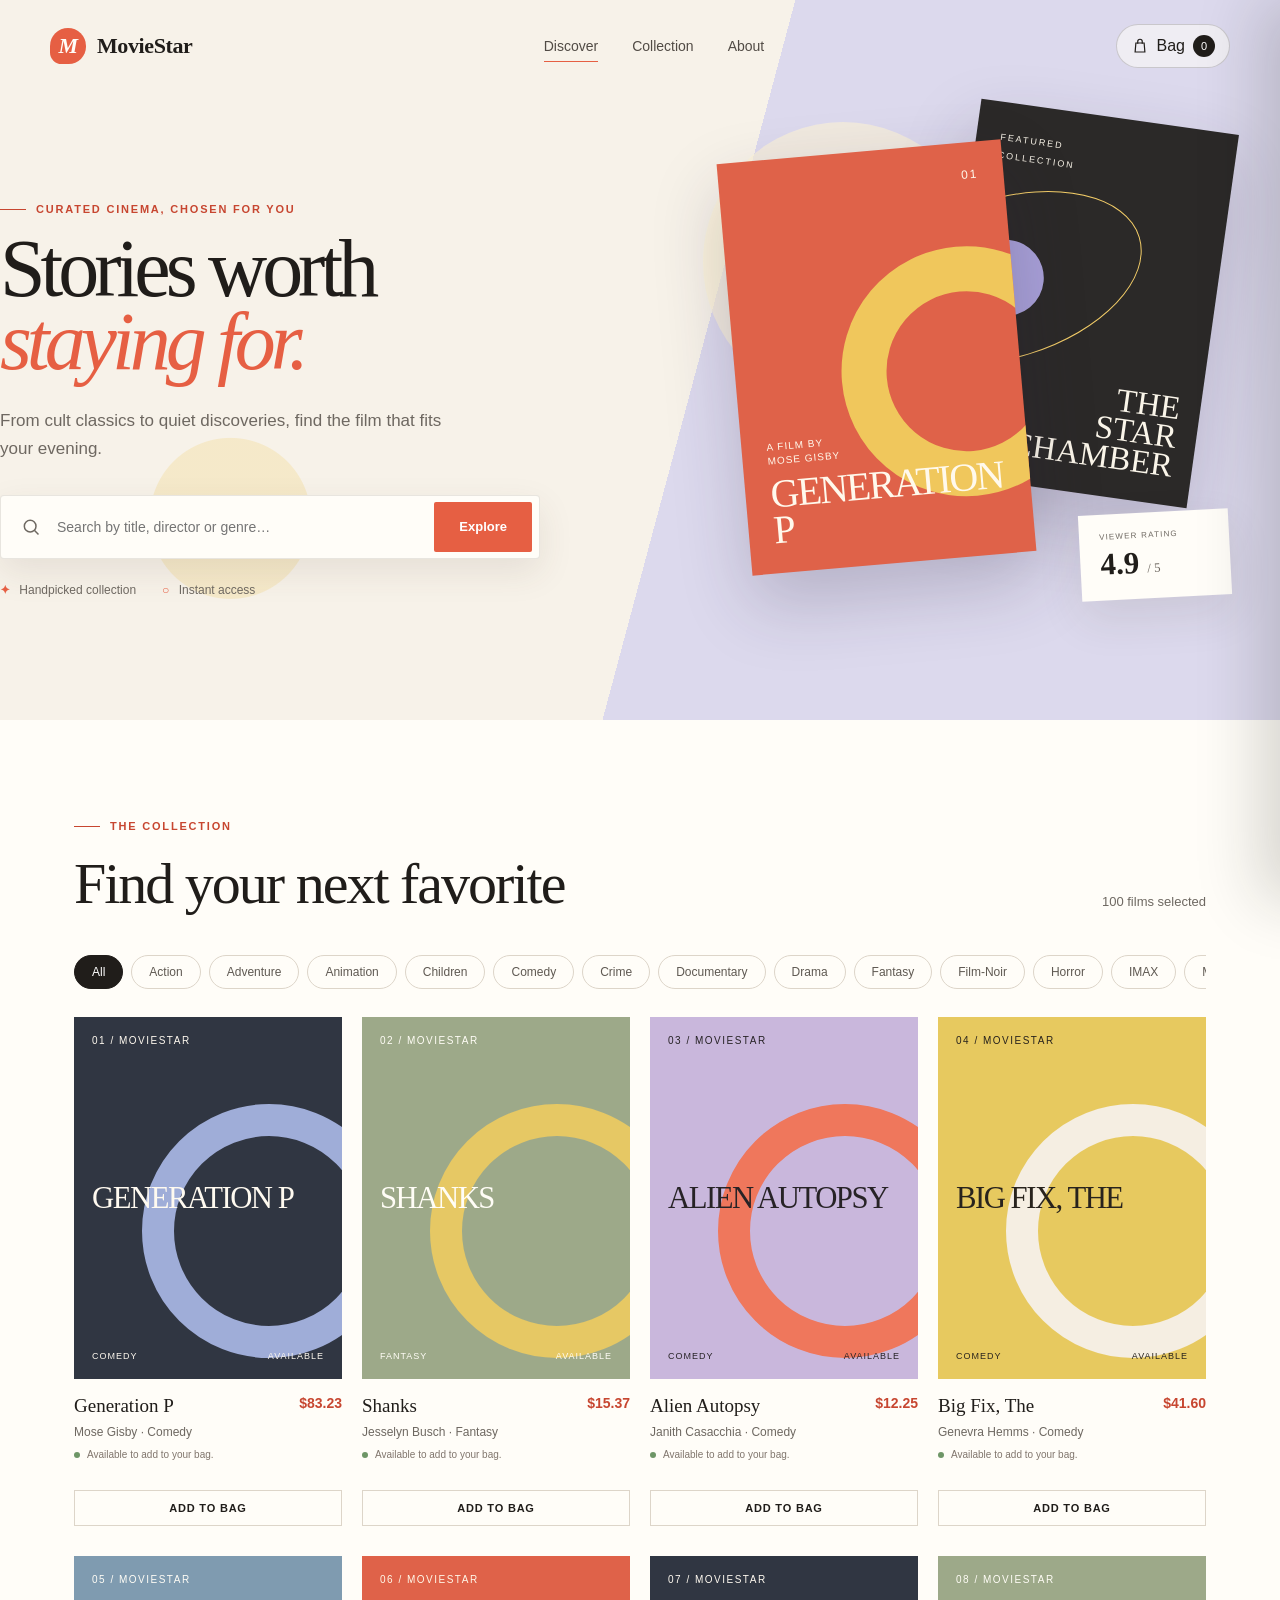
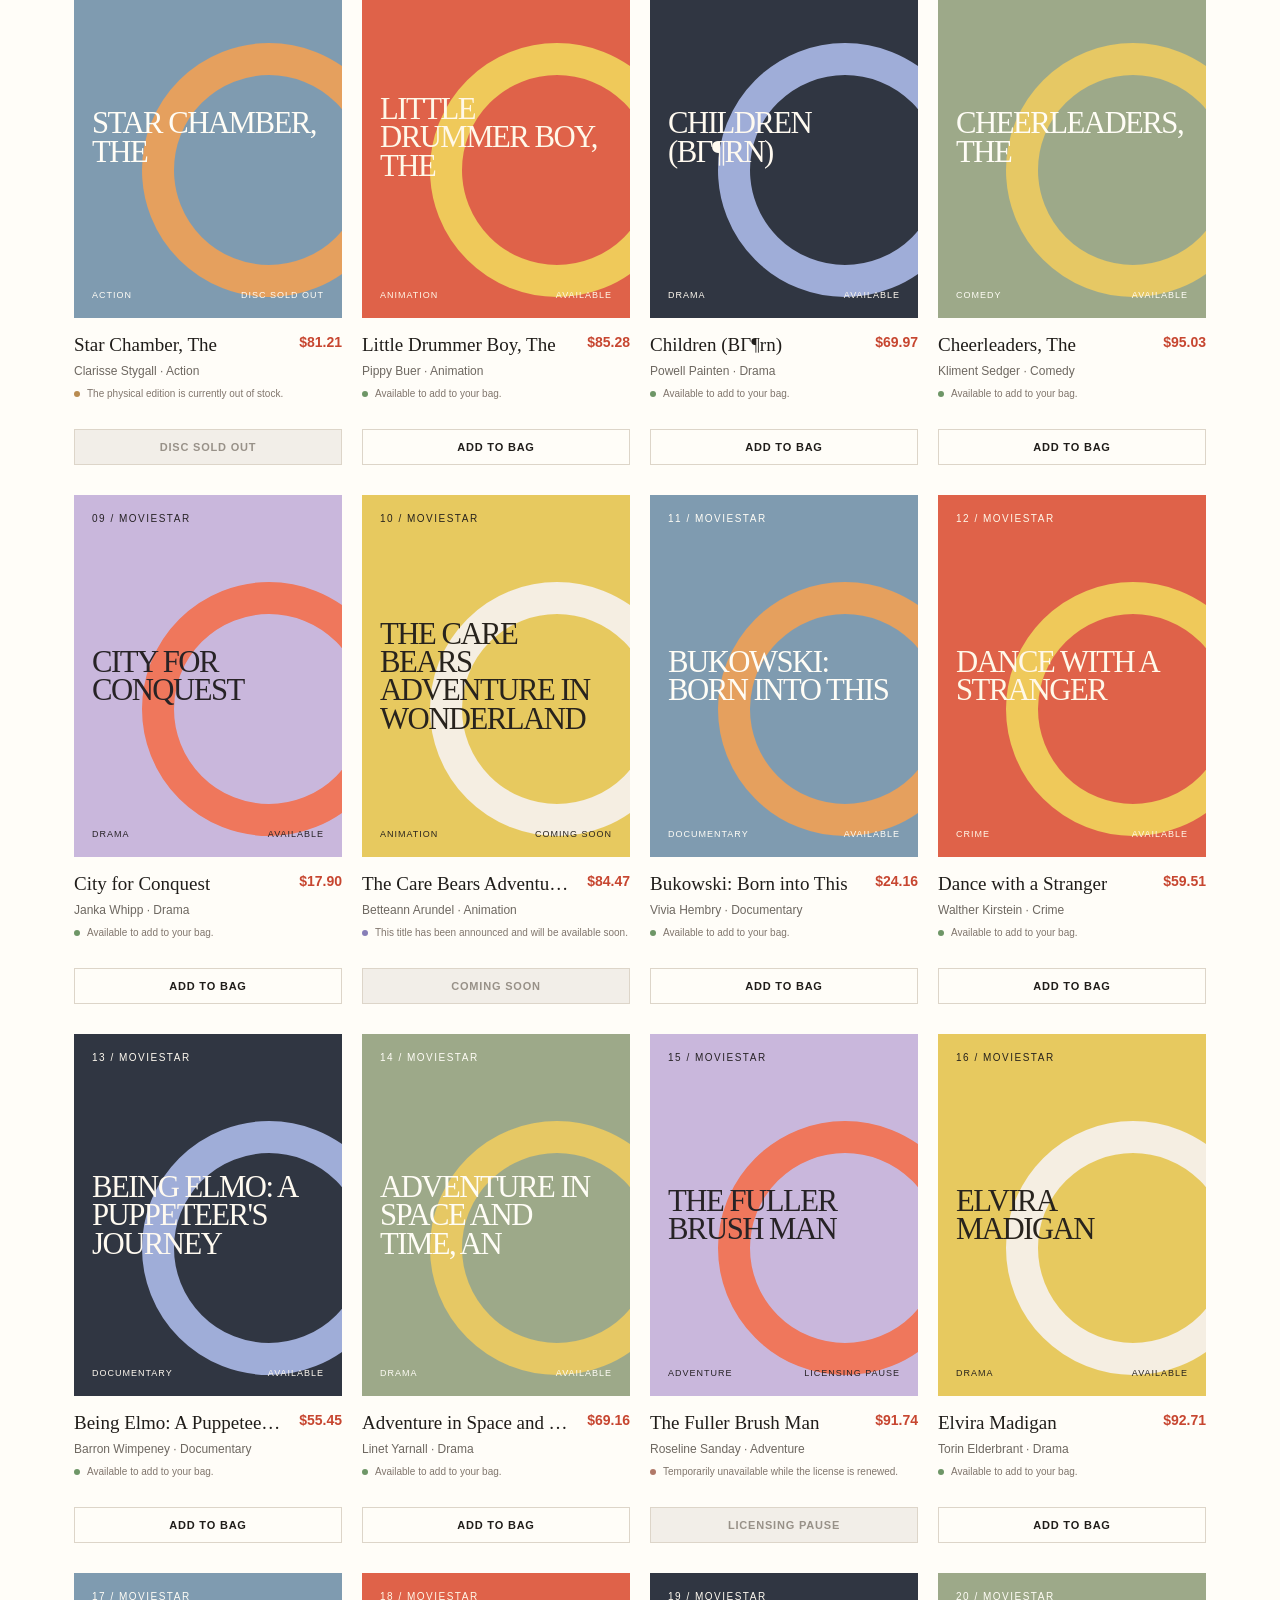
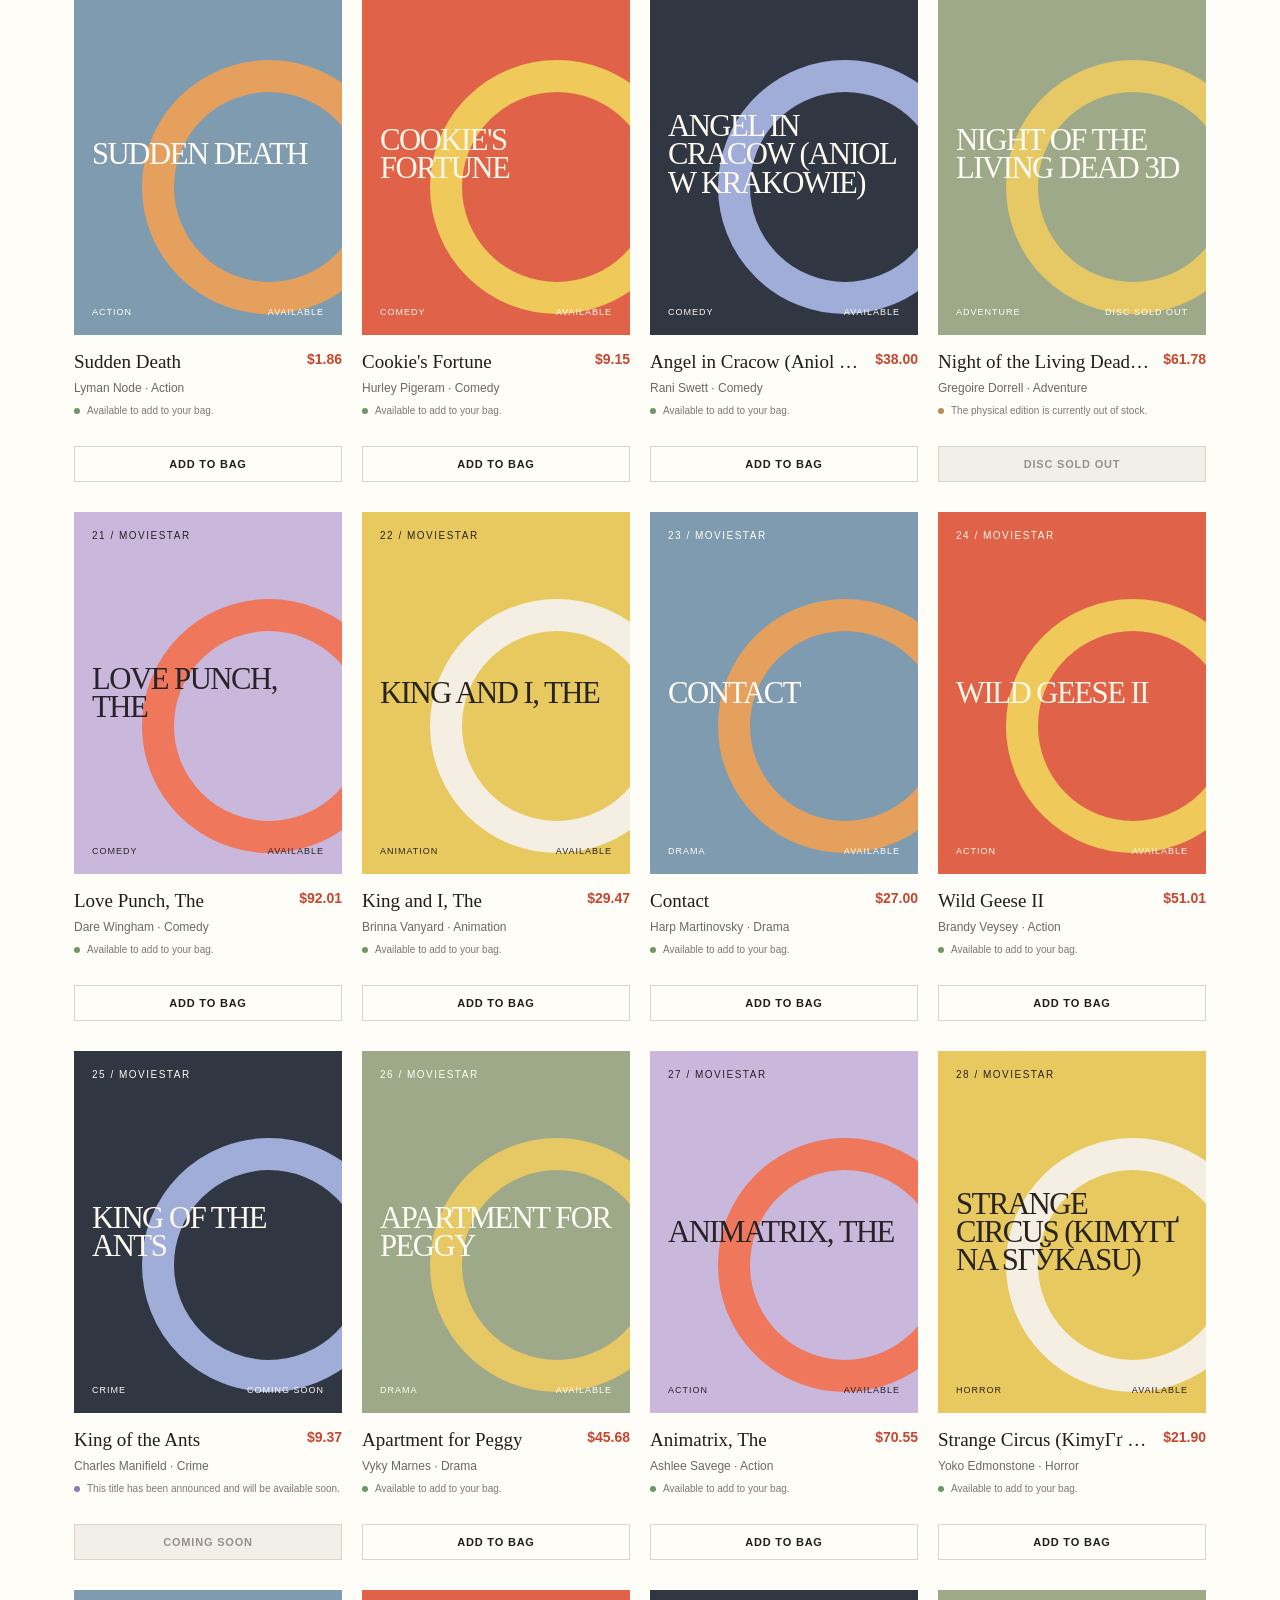
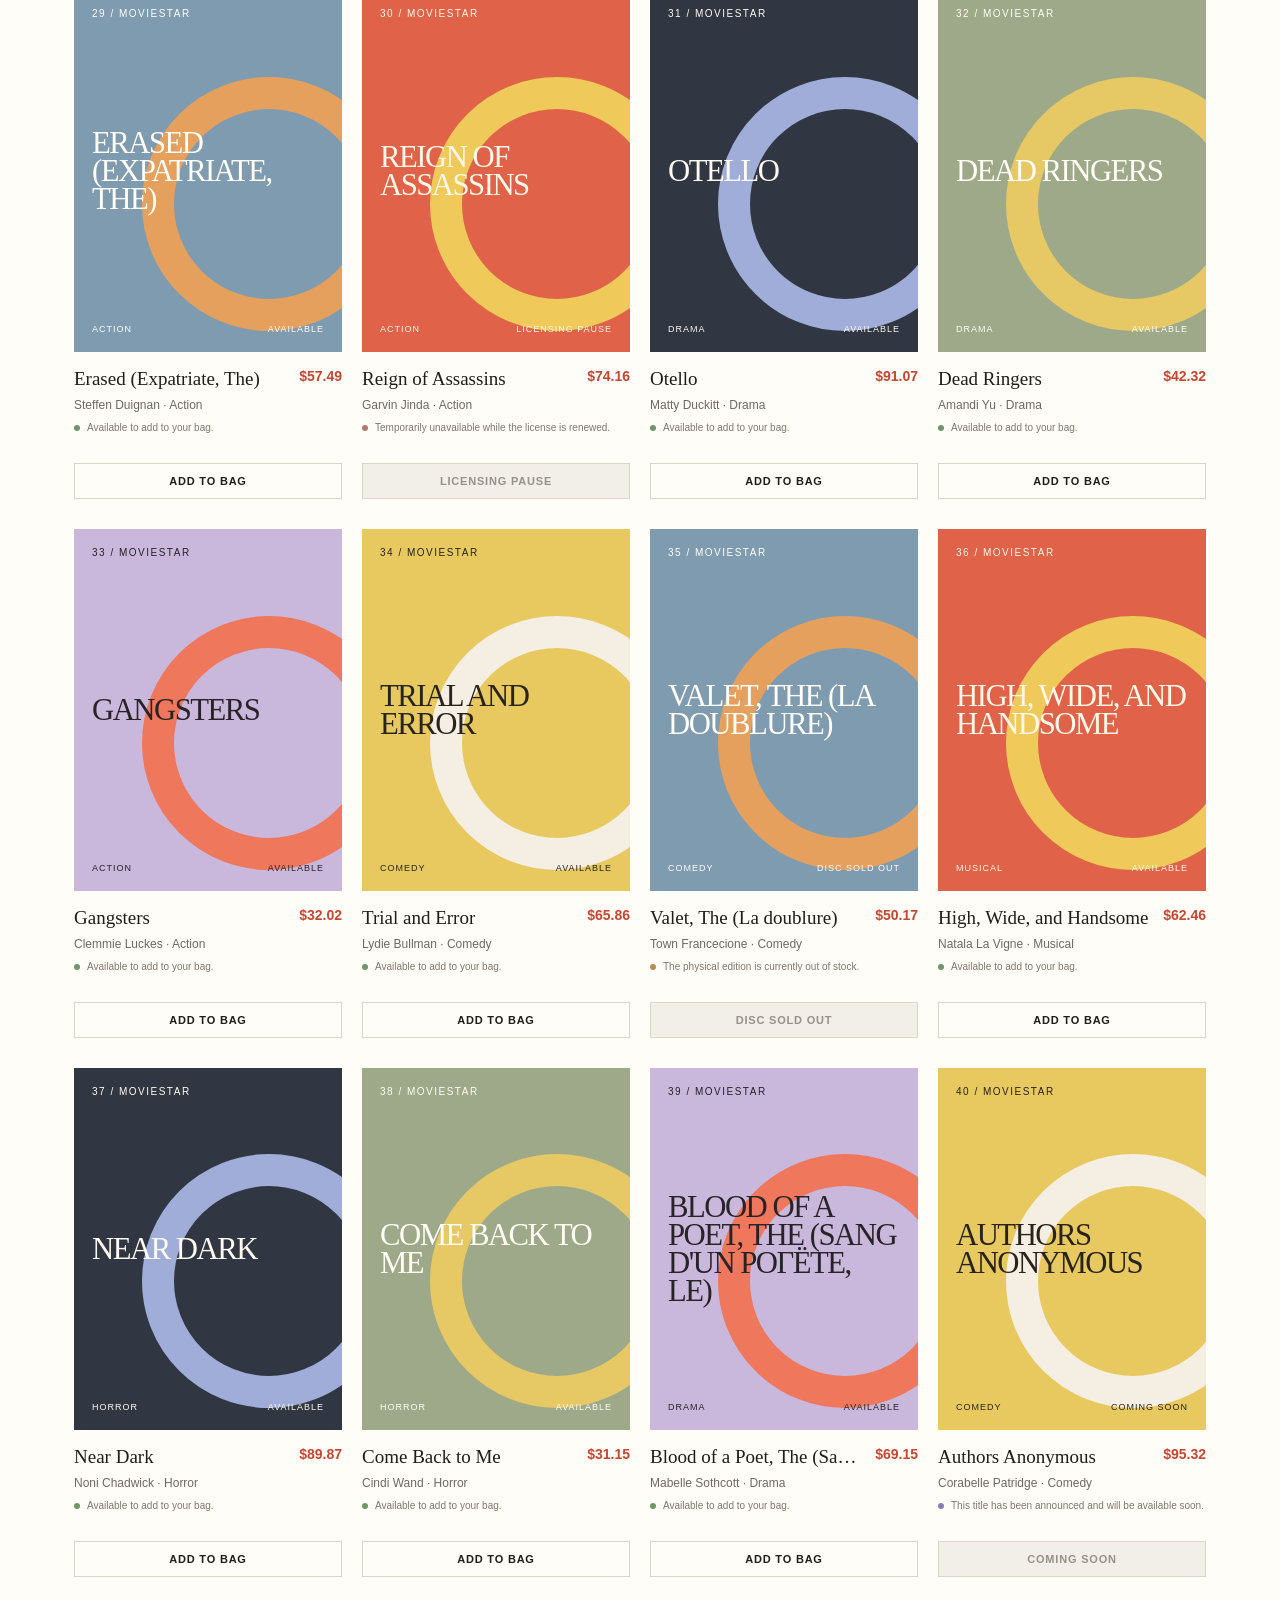
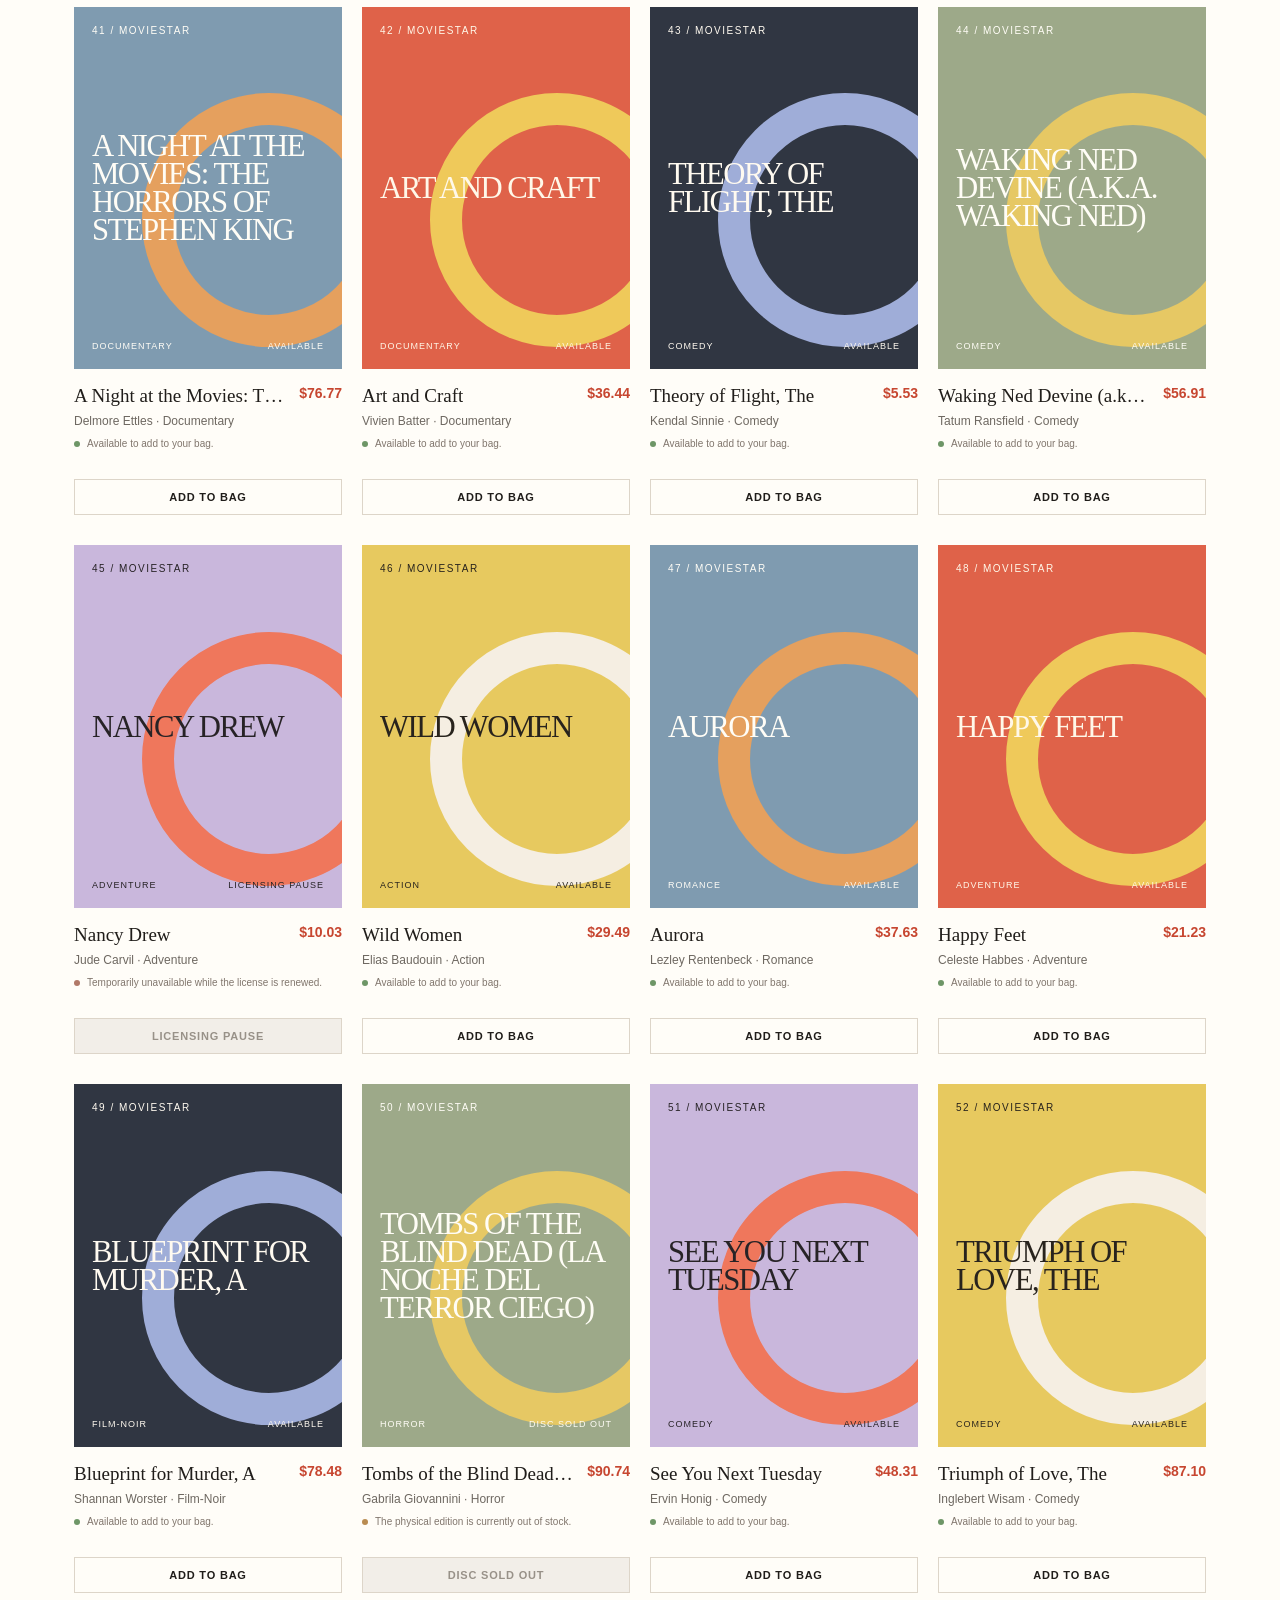
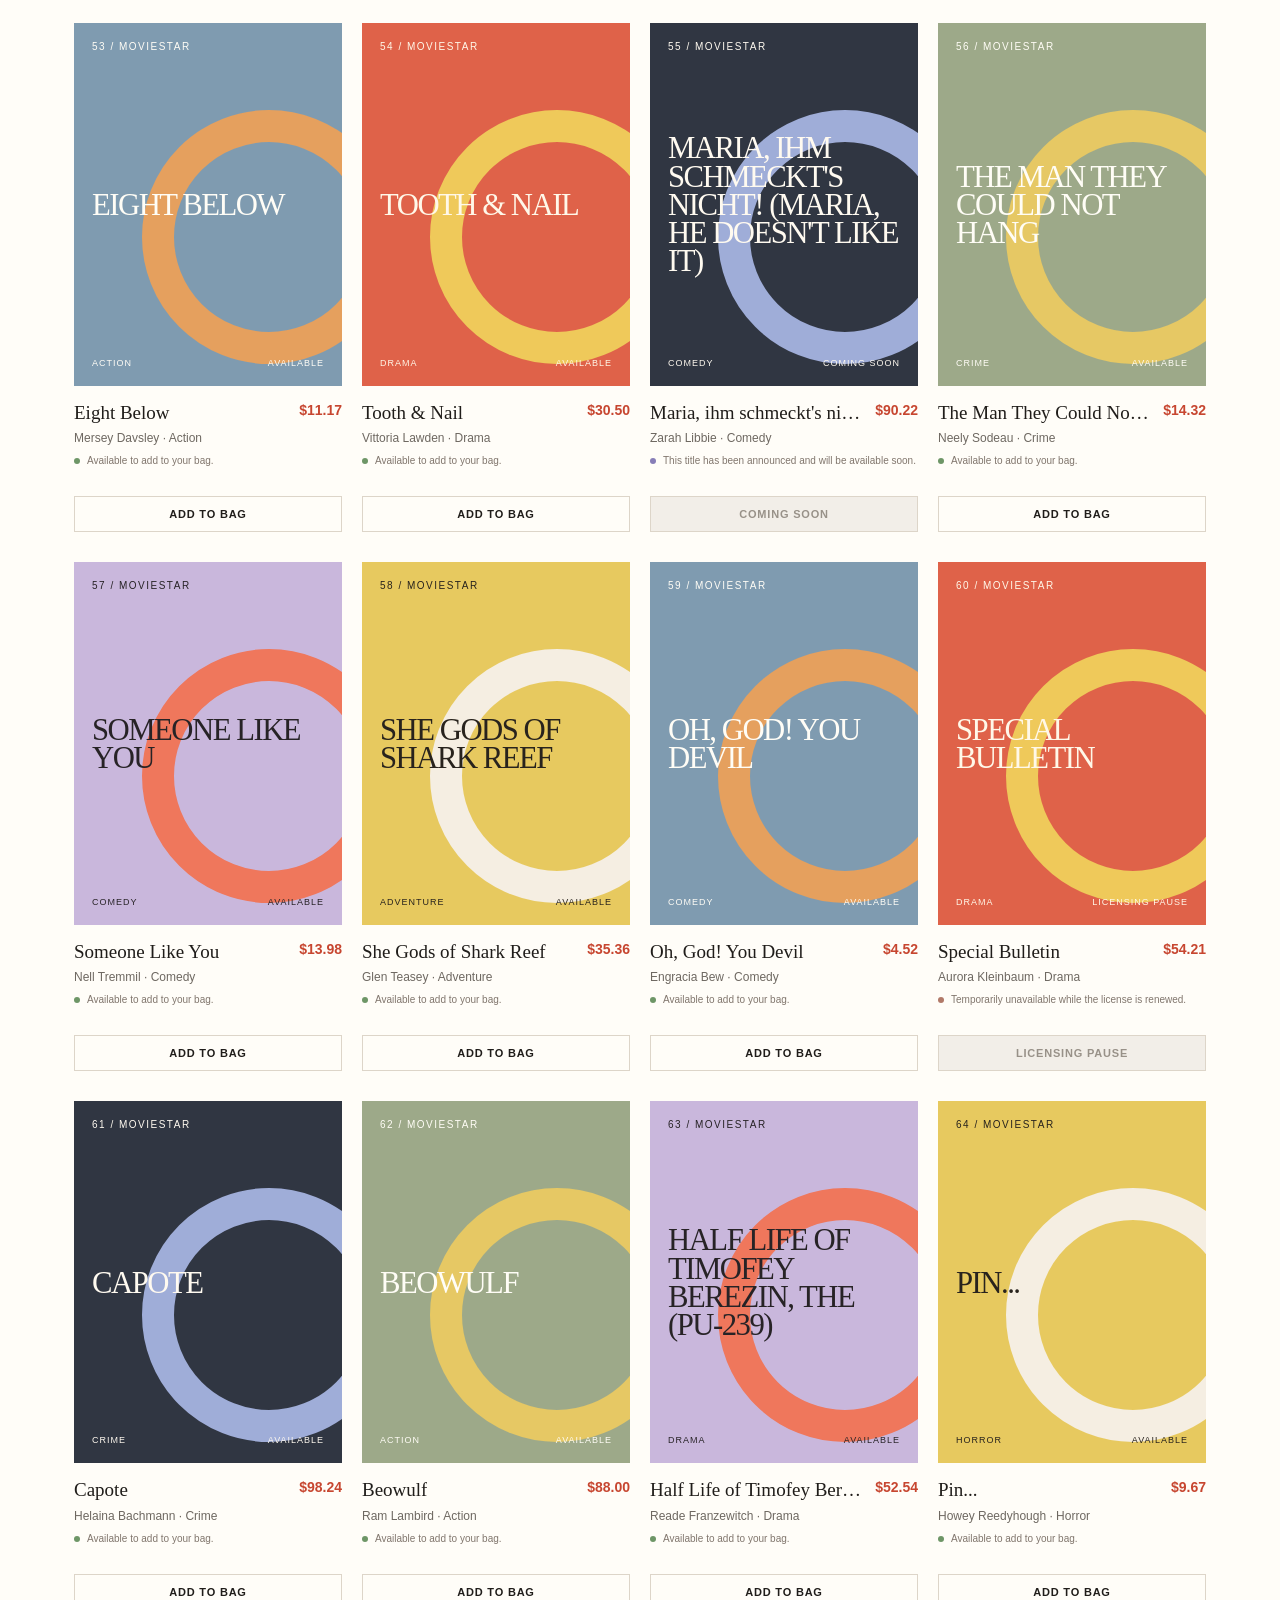
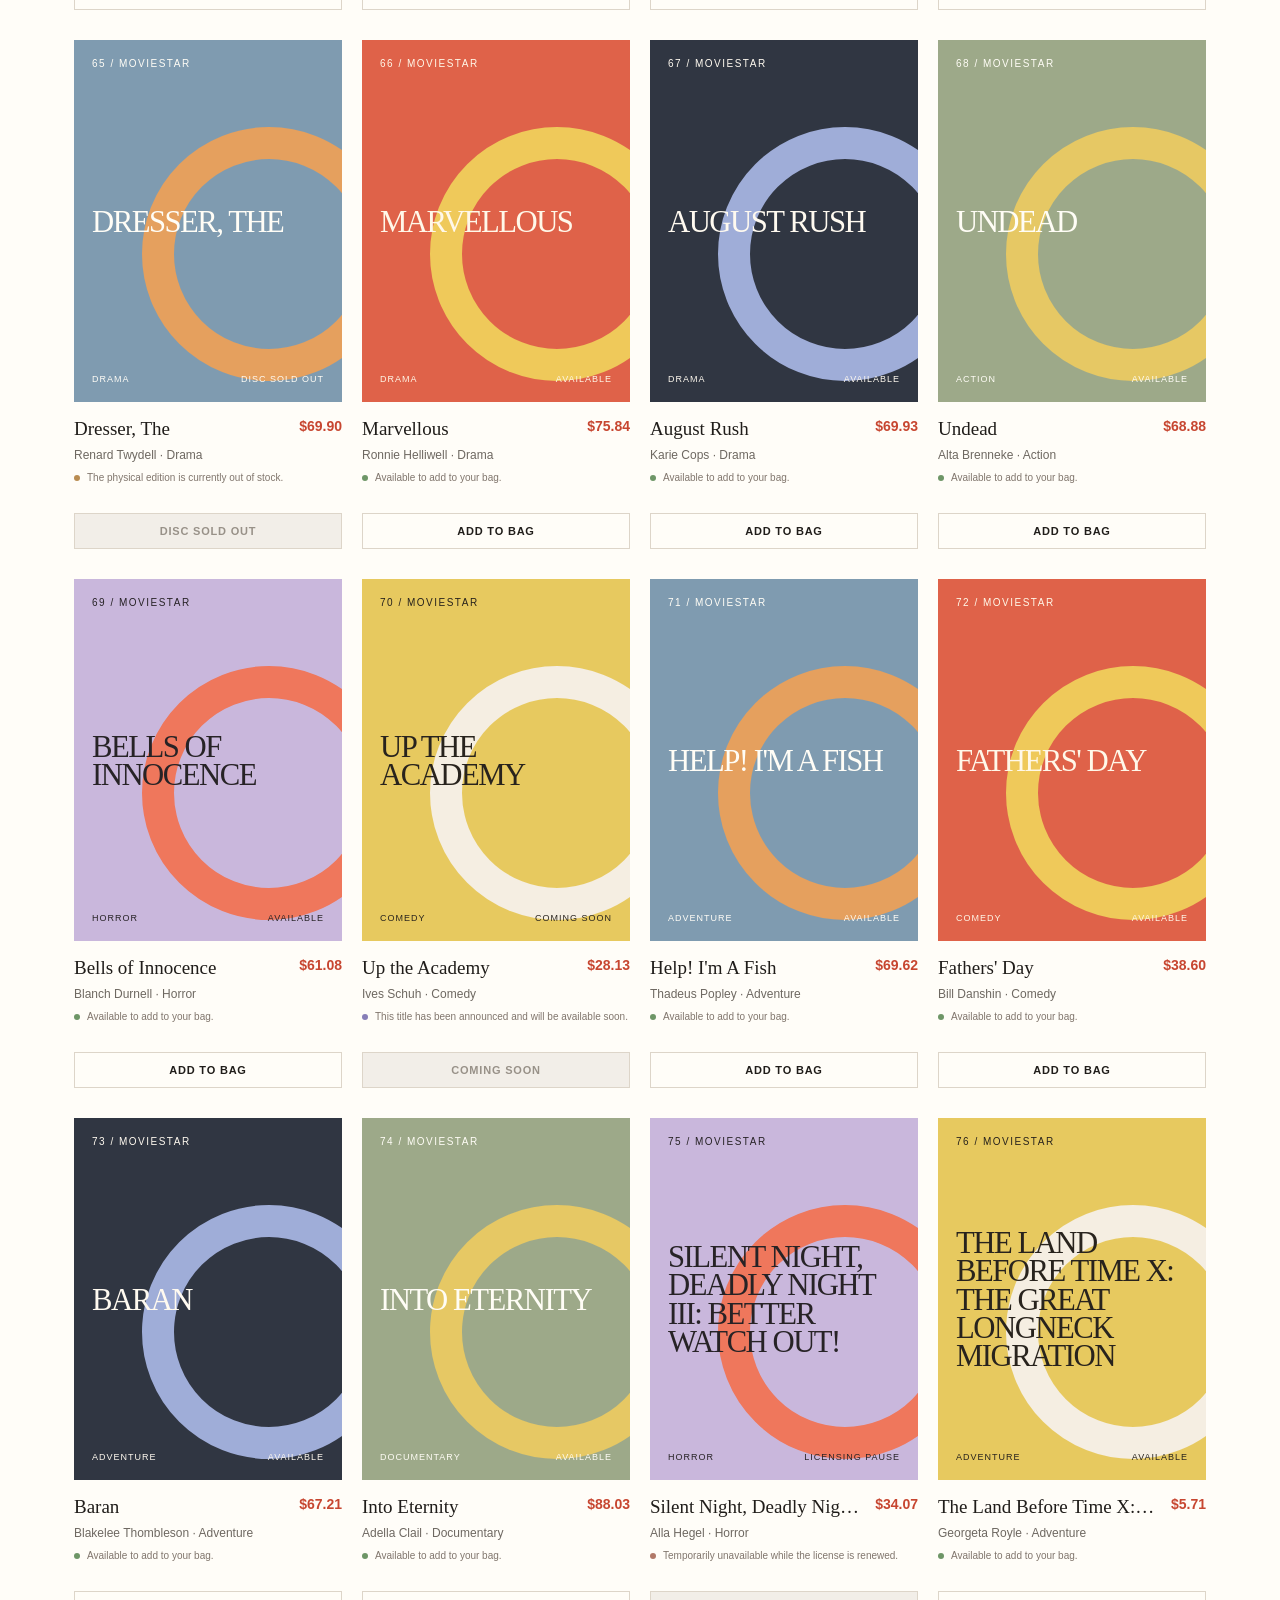
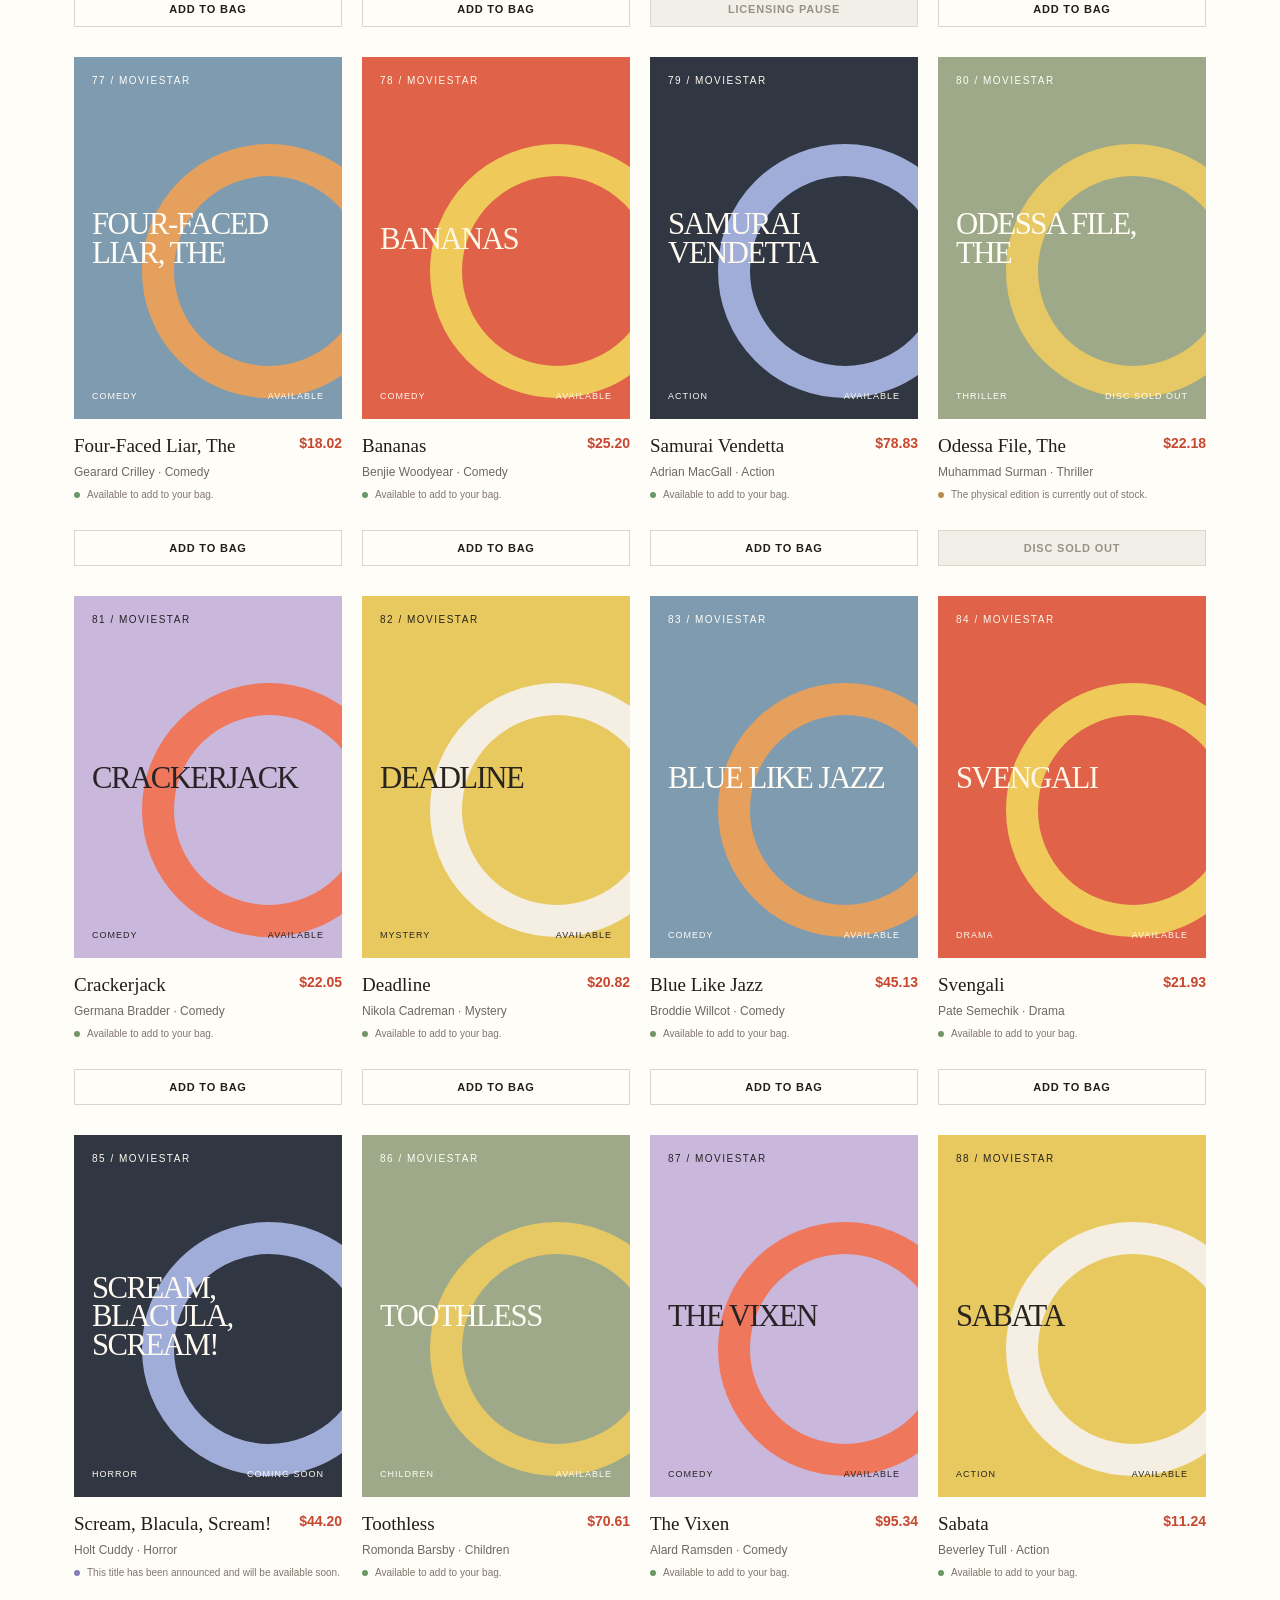
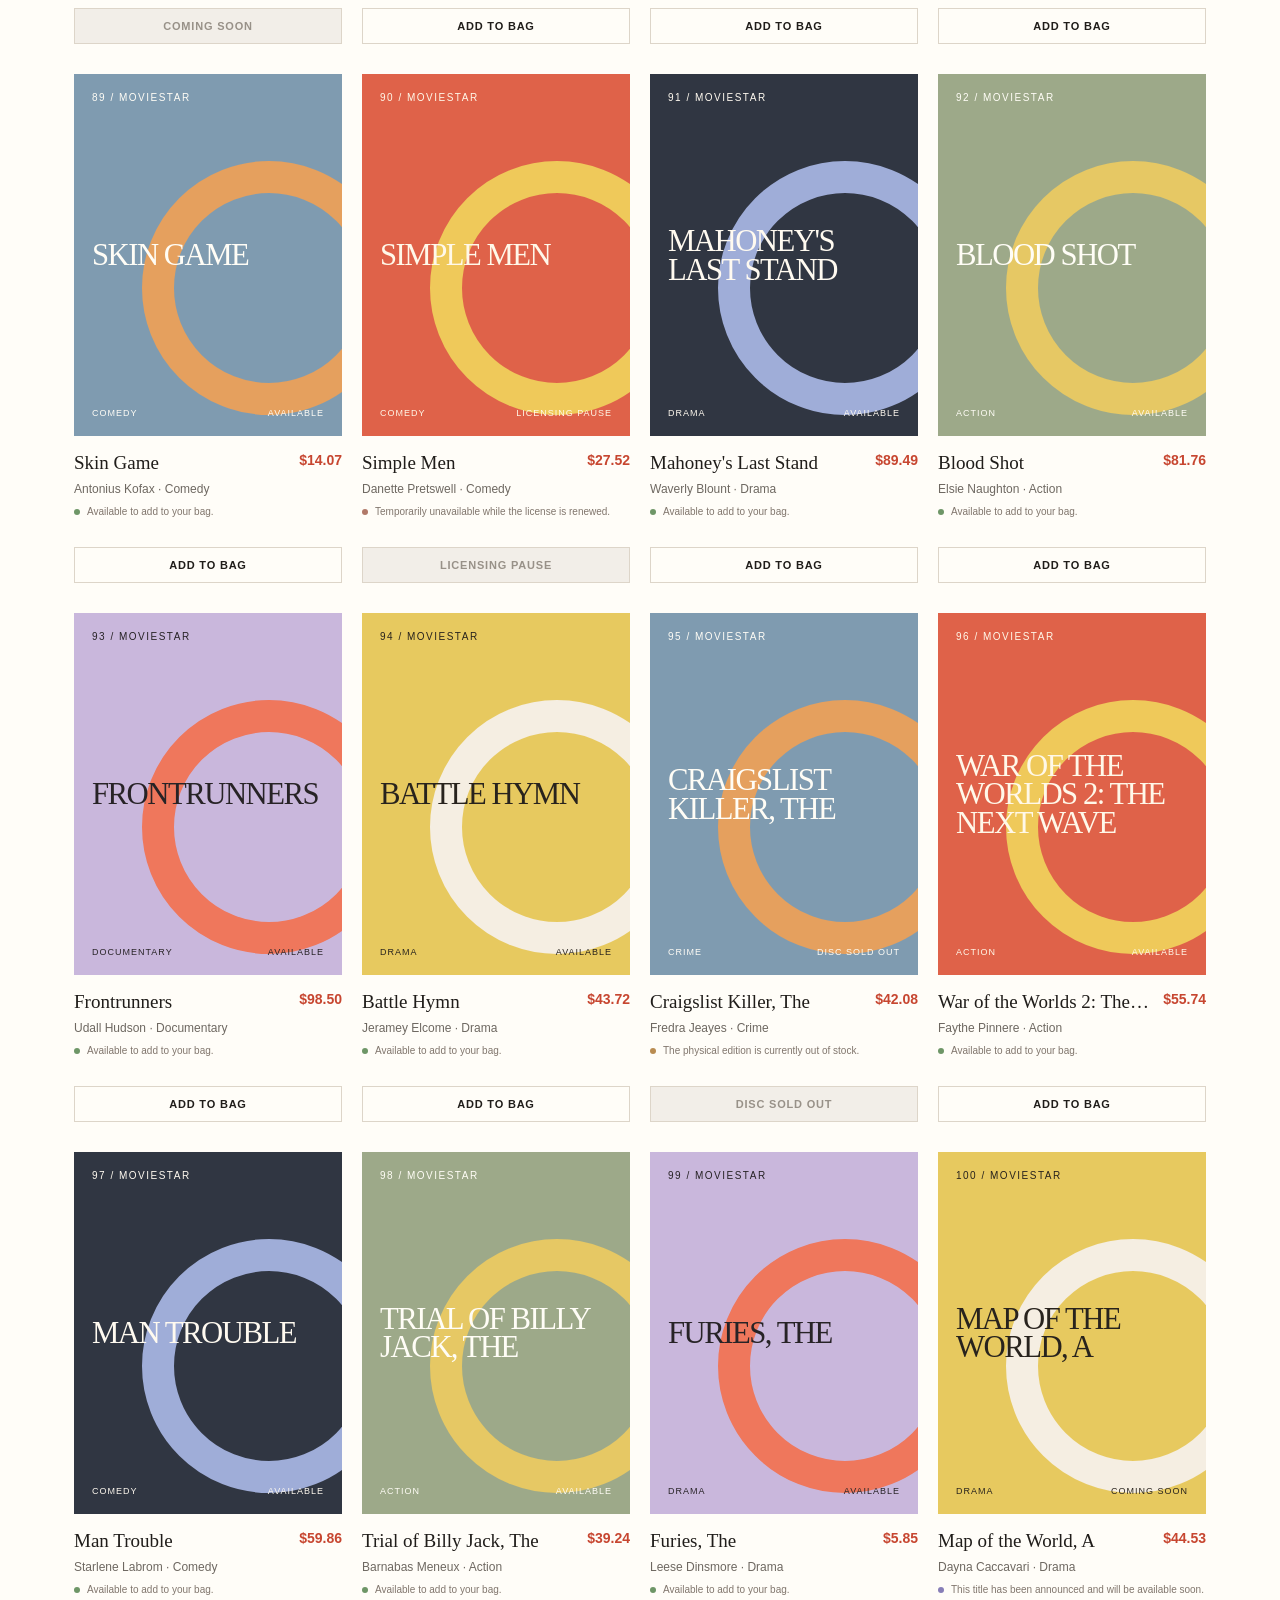
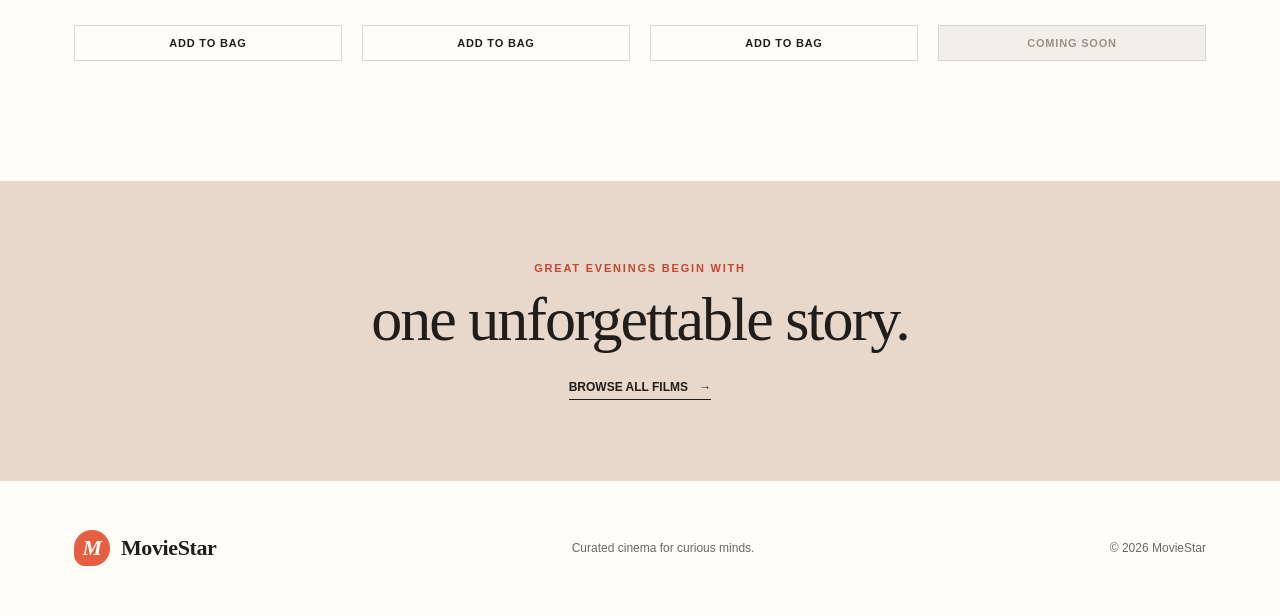
<file: docs/index.html>
<!doctype html>
<html lang="en">
<head>
    <meta charset="utf-8">
    <meta name="viewport" content="width=device-width, initial-scale=1">
    <meta name="description" content="Discover your next favorite film at MovieStar.">
    <title>MovieStar &mdash; Find your next favorite film</title>
    <link rel="stylesheet" href="./style.css">
    <script src="./app.js" defer></script>
</head>
<body>
    <header class="site-header">
        <a class="brand" href="./" aria-label="MovieStar home">
            <span class="brand-mark" aria-hidden="true">M</span>
            <span>MovieStar</span>
        </a>
        <nav class="main-nav" aria-label="Main navigation">
            <a class="active" href="#discover">Discover</a>
            <a href="#collection">Collection</a>
            <a href="#about">About</a>
        </nav>
        <button class="cart-button" id="cartButton" type="button" aria-label="Open shopping bag">
            <svg aria-hidden="true" viewBox="0 0 24 24">
                <path d="M6.5 8h11l1 12h-13l1-12Z"></path>
                <path d="M9 9V6a3 3 0 0 1 6 0v3"></path>
            </svg>
            <span>Bag</span>
            <span class="cart-count" id="cartCount">0</span>
        </button>
    </header>

    <main>
        <section class="hero" id="discover">
            <div class="hero-copy">
                <p class="eyebrow"><span></span> Curated cinema, chosen for you</p>
                <h1>Stories worth<br><em>staying for.</em></h1>
                <p class="hero-text">From cult classics to quiet discoveries, find the film that fits your evening.</p>
                <form class="hero-search" id="searchForm" role="search">
                    <svg aria-hidden="true" viewBox="0 0 24 24">
                        <circle cx="11" cy="11" r="7"></circle>
                        <path d="m16 16 5 5"></path>
                    </svg>
                    <label class="sr-only" for="searchInput">Search movies</label>
                    <input id="searchInput" type="search" placeholder="Search by title, director or genre&hellip;" autocomplete="off">
                    <button type="submit">Explore</button>
                </form>
                <div class="hero-notes" aria-label="Store benefits">
                    <span><b>&#10022;</b> Handpicked collection</span>
                    <span><b>&#9675;</b> Instant access</span>
                </div>
            </div>
            <div class="hero-art" aria-label="Featured films">
                <div class="sun-disc"></div>
                <article class="poster poster-main">
                    <span class="poster-number">01</span>
                    <div class="poster-shape"></div>
                    <div>
                        <p>A film by<br>Mose Gisby</p>
                        <h2>Generation<br>P</h2>
                    </div>
                </article>
                <article class="poster poster-back">
                    <span>FEATURED<br>COLLECTION</span>
                    <div class="poster-orbit"></div>
                    <strong>THE<br>STAR<br>CHAMBER</strong>
                </article>
                <div class="rating-pill">
                    <span>VIEWER RATING</span>
                    <strong>4.9 <small>/ 5</small></strong>
                </div>
            </div>
        </section>

        <section class="collection" id="collection">
            <div class="section-heading">
                <div>
                    <p class="eyebrow"><span></span> The collection</p>
                    <h2>Find your next favorite</h2>
                </div>
                <p id="resultCount">Loading our collection&hellip;</p>
            </div>
            <div class="genre-filters" id="genreFilters" aria-label="Filter by genre"></div>
            <div class="movie-grid" id="movieGrid" aria-live="polite">
                <div class="loading-card"></div>
                <div class="loading-card"></div>
                <div class="loading-card"></div>
                <div class="loading-card"></div>
            </div>
        </section>

        <section class="about-strip" id="about">
            <p>Great evenings begin with</p>
            <strong>one unforgettable story.</strong>
            <a href="#collection">Browse all films <span>&rarr;</span></a>
        </section>
    </main>

    <footer>
        <a class="brand footer-brand" href="./">
            <span class="brand-mark" aria-hidden="true">M</span>
            <span>MovieStar</span>
        </a>
        <p>Curated cinema for curious minds.</p>
        <p>&copy; <span id="year"></span> MovieStar</p>
    </footer>

    <div class="drawer-overlay" id="drawerOverlay"></div>
    <aside class="cart-drawer" id="cartDrawer" aria-hidden="true" aria-labelledby="cartTitle">
        <div class="drawer-header">
            <div>
                <p class="eyebrow"><span></span> Your selection</p>
                <h2 id="cartTitle">Shopping bag</h2>
            </div>
            <button class="close-button" id="closeCart" type="button" aria-label="Close shopping bag">&times;</button>
        </div>
        <div class="cart-items" id="cartItems"></div>
        <div class="cart-summary">
            <div><span>Total</span><strong id="cartTotal">$0.00</strong></div>
            <button class="checkout-button" id="checkoutButton" type="button">Complete purchase</button>
            <p>Secure demo checkout &middot; No payment details required</p>
        </div>
    </aside>
    <div class="toast" id="toast" role="status" aria-live="polite"></div>
</body>
</html>
</file>
<file: docs/style.css>
:root {
    --ink: #201d1a;
    --muted: #6e6861;
    --cream: #f7f2e9;
    --paper: #fffdf8;
    --line: #ddd5c9;
    --coral: #e65f43;
    --coral-dark: #c74630;
    --lavender: #a8a0d8;
    --sage: #acb9a4;
    --yellow: #efc95a;
    --shadow: 0 18px 45px rgba(67, 51, 36, 0.11);
}

* {
    box-sizing: border-box;
}

html {
    scroll-behavior: smooth;
}

body {
    margin: 0;
    color: var(--ink);
    background: var(--paper);
    font-family: "Segoe UI", Arial, sans-serif;
    -webkit-font-smoothing: antialiased;
}

button,
input {
    font: inherit;
}

button,
a {
    -webkit-tap-highlight-color: transparent;
}

a {
    color: inherit;
    text-decoration: none;
}

.sr-only {
    position: absolute;
    width: 1px;
    height: 1px;
    padding: 0;
    margin: -1px;
    overflow: hidden;
    clip: rect(0, 0, 0, 0);
    white-space: nowrap;
    border: 0;
}

.site-header {
    position: absolute;
    z-index: 10;
    top: 0;
    left: 50%;
    width: min(1180px, calc(100% - 48px));
    height: 92px;
    transform: translateX(-50%);
    display: flex;
    align-items: center;
    justify-content: space-between;
}

.brand {
    display: inline-flex;
    align-items: center;
    gap: 11px;
    font-family: Georgia, "Times New Roman", serif;
    font-size: 22px;
    font-weight: 700;
    letter-spacing: -0.4px;
}

.brand-mark {
    width: 36px;
    height: 36px;
    display: grid;
    place-items: center;
    color: var(--paper);
    border-radius: 50% 50% 48% 32%;
    background: var(--coral);
    font-family: Georgia, serif;
    font-style: italic;
}

.main-nav {
    display: flex;
    align-items: center;
    gap: 34px;
    color: #514b45;
    font-size: 14px;
}

.main-nav a {
    position: relative;
    padding: 10px 0;
}

.main-nav a::after {
    position: absolute;
    right: 0;
    bottom: 2px;
    left: 0;
    height: 1px;
    content: "";
    transform: scaleX(0);
    background: var(--coral);
    transition: transform 180ms ease;
}

.main-nav a:hover::after,
.main-nav a.active::after {
    transform: scaleX(1);
}

.cart-button {
    display: flex;
    align-items: center;
    gap: 8px;
    padding: 10px 14px;
    cursor: pointer;
    color: var(--ink);
    border: 1px solid rgba(32, 29, 26, 0.18);
    border-radius: 999px;
    background: rgba(255, 253, 248, 0.55);
}

.cart-button svg {
    width: 18px;
    fill: none;
    stroke: currentColor;
    stroke-width: 1.6;
}

.cart-count {
    min-width: 22px;
    height: 22px;
    display: grid;
    place-items: center;
    color: #fff;
    border-radius: 50%;
    background: var(--ink);
    font-size: 11px;
}

.hero {
    min-height: 720px;
    display: grid;
    grid-template-columns: 1.02fr 0.98fr;
    align-items: center;
    overflow: hidden;
    background:
        radial-gradient(circle at 18% 72%, rgba(239, 201, 90, 0.22) 0 80px, transparent 81px),
        linear-gradient(105deg, #f7f2e9 0 54%, #dcd9ed 54% 100%);
}

.hero-copy {
    width: min(590px, calc(100% - 48px));
    margin: 80px 5vw 0 auto;
    padding-right: 22px;
}

.eyebrow {
    display: flex;
    align-items: center;
    gap: 10px;
    margin: 0 0 18px;
    color: var(--coral-dark);
    font-size: 11px;
    font-weight: 700;
    letter-spacing: 1.8px;
    text-transform: uppercase;
}

.eyebrow span {
    width: 26px;
    height: 1px;
    background: currentColor;
}

.hero h1 {
    margin: 0;
    font-family: Georgia, "Times New Roman", serif;
    font-size: clamp(58px, 6.4vw, 94px);
    font-weight: 400;
    line-height: 0.89;
    letter-spacing: -5px;
}

.hero h1 em {
    color: var(--coral);
    font-weight: 400;
}

.hero-text {
    max-width: 470px;
    margin: 28px 0 32px;
    color: var(--muted);
    font-size: 17px;
    line-height: 1.65;
}

.hero-search {
    max-width: 540px;
    height: 64px;
    display: flex;
    align-items: center;
    gap: 14px;
    padding: 7px 7px 7px 20px;
    border: 1px solid rgba(78, 68, 58, 0.13);
    border-radius: 4px;
    background: var(--paper);
    box-shadow: 0 13px 35px rgba(79, 63, 45, 0.1);
}

.hero-search svg {
    width: 20px;
    flex: 0 0 20px;
    fill: none;
    stroke: var(--muted);
    stroke-width: 1.8;
}

.hero-search input {
    min-width: 0;
    flex: 1;
    color: var(--ink);
    border: 0;
    outline: 0;
    background: transparent;
    font-size: 14px;
}

.hero-search button {
    height: 50px;
    padding: 0 25px;
    cursor: pointer;
    color: #fff;
    border: 0;
    border-radius: 2px;
    background: var(--coral);
    font-size: 13px;
    font-weight: 700;
    transition: background 180ms, transform 180ms;
}

.hero-search button:hover,
.checkout-button:hover {
    background: var(--coral-dark);
    transform: translateY(-1px);
}

.hero-notes {
    display: flex;
    gap: 26px;
    margin-top: 24px;
    color: var(--muted);
    font-size: 12px;
}

.hero-notes b {
    margin-right: 6px;
    color: var(--coral);
}

.hero-art {
    position: relative;
    height: 100%;
    min-height: 720px;
}

.sun-disc {
    position: absolute;
    top: 17%;
    left: 8%;
    width: 280px;
    height: 280px;
    border-radius: 50%;
    background: rgba(255, 244, 214, 0.58);
}

.poster {
    position: absolute;
    overflow: hidden;
    box-shadow: 0 30px 70px rgba(45, 35, 63, 0.22);
}

.poster-main {
    z-index: 2;
    top: 21%;
    left: 13%;
    width: 285px;
    aspect-ratio: 0.69;
    padding: 25px;
    transform: rotate(-5deg);
    display: flex;
    flex-direction: column;
    justify-content: space-between;
    color: #fff9ec;
    background: #df6249;
}

.poster-number {
    align-self: flex-end;
    font-size: 12px;
    letter-spacing: 2px;
}

.poster-shape {
    position: absolute;
    top: 25%;
    right: -25%;
    width: 250px;
    height: 250px;
    border: 45px solid #f0c75c;
    border-radius: 50%;
}

.poster-main p {
    position: relative;
    margin: 0 0 8px;
    font-size: 10px;
    line-height: 1.4;
    letter-spacing: 1px;
    text-transform: uppercase;
}

.poster-main h2 {
    position: relative;
    margin: 0;
    font-family: Georgia, serif;
    font-size: 40px;
    font-weight: 400;
    line-height: 0.9;
    letter-spacing: -2px;
    text-transform: uppercase;
}

.poster-back {
    top: 16%;
    left: 48%;
    width: 260px;
    aspect-ratio: 0.69;
    padding: 24px;
    transform: rotate(8deg);
    color: #faf5e9;
    background: #2b2928;
}

.poster-back span {
    font-size: 9px;
    letter-spacing: 2px;
}

.poster-back strong {
    position: absolute;
    right: 20px;
    bottom: 25px;
    font-family: Georgia, serif;
    font-size: 33px;
    font-weight: 400;
    line-height: 0.88;
    text-align: right;
}

.poster-orbit {
    position: absolute;
    top: 25%;
    left: -35%;
    width: 280px;
    height: 160px;
    transform: rotate(-25deg);
    border: 1px solid #f2cc67;
    border-radius: 50%;
}

.poster-orbit::after {
    position: absolute;
    top: 50%;
    left: 50%;
    width: 76px;
    height: 76px;
    content: "";
    transform: translate(-50%, -50%);
    border-radius: 50%;
    background: var(--lavender);
}

.rating-pill {
    position: absolute;
    z-index: 4;
    right: 8%;
    bottom: 17%;
    width: 150px;
    padding: 18px 20px;
    transform: rotate(-3deg);
    background: var(--paper);
    box-shadow: var(--shadow);
}

.rating-pill span {
    display: block;
    margin-bottom: 5px;
    color: var(--muted);
    font-size: 8px;
    letter-spacing: 1.2px;
}

.rating-pill strong {
    font-family: Georgia, serif;
    font-size: 31px;
}

.rating-pill small {
    color: var(--muted);
    font-size: 13px;
    font-weight: 400;
}

.collection {
    max-width: 1180px;
    margin: 0 auto;
    padding: 100px 24px 120px;
}

.section-heading {
    display: flex;
    align-items: end;
    justify-content: space-between;
    gap: 30px;
}

.section-heading h2 {
    margin: 0;
    font-family: Georgia, serif;
    font-size: clamp(39px, 5vw, 58px);
    font-weight: 400;
    letter-spacing: -2px;
}

.section-heading > p {
    margin: 0 0 8px;
    color: var(--muted);
    font-size: 13px;
}

.genre-filters {
    display: flex;
    gap: 8px;
    margin: 38px 0 28px;
    overflow-x: auto;
    scrollbar-width: none;
}

.genre-filters::-webkit-scrollbar {
    display: none;
}

.filter-chip {
    flex: 0 0 auto;
    padding: 9px 17px;
    cursor: pointer;
    color: #5f5952;
    border: 1px solid var(--line);
    border-radius: 999px;
    background: transparent;
    font-size: 12px;
    transition: all 180ms;
}

.filter-chip:hover,
.filter-chip.active {
    color: #fff;
    border-color: var(--ink);
    background: var(--ink);
}

.movie-grid {
    display: grid;
    grid-template-columns: repeat(4, minmax(0, 1fr));
    gap: 30px 20px;
}

.movie-card {
    min-width: 0;
}

.movie-cover {
    position: relative;
    aspect-ratio: 0.74;
    overflow: hidden;
    padding: 18px;
    display: flex;
    flex-direction: column;
    justify-content: space-between;
    color: var(--cover-ink, #fff);
    background: var(--cover-bg, var(--coral));
    transition: transform 240ms ease, box-shadow 240ms ease;
}

.movie-card:hover .movie-cover {
    transform: translateY(-6px);
    box-shadow: var(--shadow);
}

.movie-cover::before {
    position: absolute;
    top: var(--shape-top, 24%);
    right: var(--shape-right, -20%);
    width: 190px;
    height: 190px;
    content: "";
    border: 32px solid var(--shape-color, rgba(255, 255, 255, 0.35));
    border-radius: 50%;
}

.movie-index,
.movie-cover-title,
.movie-cover-meta {
    position: relative;
    z-index: 1;
}

.movie-index {
    font-size: 10px;
    letter-spacing: 1.5px;
}

.movie-cover-title {
    margin: auto 0;
    font-family: Georgia, serif;
    font-size: clamp(25px, 2.4vw, 35px);
    font-weight: 400;
    line-height: 0.92;
    letter-spacing: -1.5px;
    text-transform: uppercase;
    overflow-wrap: anywhere;
}

.movie-cover-meta {
    display: flex;
    justify-content: space-between;
    gap: 12px;
    font-size: 9px;
    letter-spacing: 1px;
    text-transform: uppercase;
}

.movie-details {
    padding-top: 16px;
}

.movie-title-row {
    display: flex;
    align-items: start;
    justify-content: space-between;
    gap: 14px;
}

.movie-title-row h3 {
    margin: 0;
    overflow: hidden;
    font-family: Georgia, serif;
    font-size: 19px;
    font-weight: 400;
    line-height: 1.2;
    text-overflow: ellipsis;
    white-space: nowrap;
}

.movie-price {
    flex: 0 0 auto;
    color: var(--coral-dark);
    font-size: 14px;
    font-weight: 700;
}

.movie-author {
    margin: 7px 0 14px;
    overflow: hidden;
    color: var(--muted);
    font-size: 12px;
    text-overflow: ellipsis;
    white-space: nowrap;
}

.availability-note {
    min-height: 30px;
    margin: -5px 0 12px;
    display: flex;
    align-items: flex-start;
    gap: 7px;
    color: #81766d;
    font-size: 10px;
    line-height: 1.4;
}

.availability-note span {
    width: 6px;
    height: 6px;
    flex: 0 0 6px;
    margin-top: 4px;
    border-radius: 50%;
    background: #b98c51;
}

.status-available span {
    background: #6e9667;
}

.status-licensing span {
    background: #b17968;
}

.status-coming_soon span {
    background: #877eb7;
}

.status-sold_out span {
    background: #b98c51;
}

.add-button {
    width: 100%;
    padding: 11px 14px;
    cursor: pointer;
    color: var(--ink);
    border: 1px solid var(--line);
    background: transparent;
    font-size: 11px;
    font-weight: 700;
    letter-spacing: 0.8px;
    text-transform: uppercase;
    transition: all 180ms;
}

.add-button:hover:not(:disabled) {
    color: #fff;
    border-color: var(--coral);
    background: var(--coral);
}

.add-button:disabled {
    cursor: not-allowed;
    color: #989188;
    background: #f2eee8;
}

.empty-state {
    grid-column: 1 / -1;
    padding: 80px 20px;
    text-align: center;
    border: 1px solid var(--line);
}

.empty-state strong {
    display: block;
    margin-bottom: 8px;
    font-family: Georgia, serif;
    font-size: 28px;
    font-weight: 400;
}

.empty-state p {
    margin: 0;
    color: var(--muted);
}

.loading-card {
    aspect-ratio: 0.67;
    background: linear-gradient(100deg, #f1ece4 20%, #faf7f1 40%, #f1ece4 60%);
    background-size: 200% 100%;
    animation: loading 1.2s infinite;
}

@keyframes loading {
    to { background-position-x: -200%; }
}

.about-strip {
    min-height: 300px;
    padding: 70px 24px;
    display: flex;
    flex-direction: column;
    align-items: center;
    justify-content: center;
    text-align: center;
    background: #e8d7cb;
}

.about-strip p {
    margin: 0;
    color: var(--coral-dark);
    font-size: 11px;
    font-weight: 700;
    letter-spacing: 1.8px;
    text-transform: uppercase;
}

.about-strip strong {
    margin: 10px 0 25px;
    font-family: Georgia, serif;
    font-size: clamp(35px, 5vw, 62px);
    font-weight: 400;
    letter-spacing: -2px;
}

.about-strip a {
    padding-bottom: 5px;
    border-bottom: 1px solid var(--ink);
    font-size: 12px;
    font-weight: 700;
    text-transform: uppercase;
}

.about-strip a span {
    margin-left: 8px;
}

footer {
    min-height: 135px;
    max-width: 1180px;
    margin: 0 auto;
    padding: 35px 24px;
    display: flex;
    align-items: center;
    justify-content: space-between;
    gap: 24px;
    color: var(--muted);
    font-size: 12px;
}

.footer-brand {
    color: var(--ink);
}

.drawer-overlay {
    position: fixed;
    z-index: 90;
    inset: 0;
    visibility: hidden;
    opacity: 0;
    background: rgba(35, 30, 27, 0.38);
    transition: opacity 220ms, visibility 220ms;
}

.drawer-overlay.open {
    visibility: visible;
    opacity: 1;
}

.cart-drawer {
    position: fixed;
    z-index: 100;
    top: 0;
    right: 0;
    width: min(440px, 100%);
    height: 100vh;
    padding: 36px;
    transform: translateX(100%);
    display: flex;
    flex-direction: column;
    background: var(--paper);
    box-shadow: -20px 0 60px rgba(30, 27, 24, 0.18);
    transition: transform 260ms ease;
}

.cart-drawer.open {
    transform: translateX(0);
}

.drawer-header {
    display: flex;
    justify-content: space-between;
    gap: 20px;
    padding-bottom: 24px;
    border-bottom: 1px solid var(--line);
}

.drawer-header h2 {
    margin: 0;
    font-family: Georgia, serif;
    font-size: 36px;
    font-weight: 400;
}

.close-button {
    width: 40px;
    height: 40px;
    cursor: pointer;
    color: var(--ink);
    border: 1px solid var(--line);
    border-radius: 50%;
    background: transparent;
    font-size: 25px;
    font-weight: 200;
    line-height: 1;
}

.cart-items {
    flex: 1;
    overflow-y: auto;
}

.cart-item {
    padding: 18px 0;
    display: grid;
    grid-template-columns: 64px 1fr auto;
    align-items: center;
    gap: 15px;
    border-bottom: 1px solid var(--line);
}

.cart-thumb {
    aspect-ratio: 0.76;
    display: grid;
    place-items: center;
    color: #fff;
    background: var(--thumb-color);
    font-family: Georgia, serif;
    font-size: 26px;
}

.cart-item h3 {
    margin: 0 0 6px;
    font-family: Georgia, serif;
    font-size: 17px;
    font-weight: 400;
}

.cart-item p {
    margin: 0;
    color: var(--muted);
    font-size: 12px;
}

.remove-button {
    cursor: pointer;
    color: var(--muted);
    border: 0;
    background: transparent;
    font-size: 18px;
}

.cart-empty {
    height: 100%;
    display: grid;
    place-content: center;
    text-align: center;
}

.cart-empty span {
    display: block;
    margin-bottom: 12px;
    font-family: Georgia, serif;
    font-size: 46px;
}

.cart-empty p {
    margin: 0;
    color: var(--muted);
}

.cart-summary {
    padding-top: 22px;
    border-top: 1px solid var(--line);
}

.cart-summary > div {
    display: flex;
    align-items: center;
    justify-content: space-between;
    margin-bottom: 20px;
}

.cart-summary strong {
    font-family: Georgia, serif;
    font-size: 26px;
    font-weight: 400;
}

.checkout-button {
    width: 100%;
    padding: 16px;
    cursor: pointer;
    color: #fff;
    border: 0;
    background: var(--coral);
    font-weight: 700;
    transition: background 180ms, transform 180ms;
}

.checkout-button:disabled {
    cursor: not-allowed;
    opacity: 0.45;
}

.cart-summary p {
    margin: 11px 0 0;
    color: var(--muted);
    font-size: 10px;
    text-align: center;
}

.toast {
    position: fixed;
    z-index: 120;
    bottom: 25px;
    left: 50%;
    min-width: 260px;
    padding: 13px 20px;
    transform: translate(-50%, 25px);
    visibility: hidden;
    opacity: 0;
    color: #fff;
    border-radius: 3px;
    background: var(--ink);
    text-align: center;
    transition: all 220ms;
}

.toast.show {
    visibility: visible;
    transform: translate(-50%, 0);
    opacity: 1;
}

@media (max-width: 1000px) {
    .hero {
        grid-template-columns: 1fr 0.85fr;
    }

    .hero h1 {
        font-size: clamp(55px, 8vw, 80px);
    }

    .poster-main {
        left: 5%;
        width: 245px;
    }

    .poster-back {
        left: 38%;
        width: 225px;
    }

    .movie-grid {
        grid-template-columns: repeat(3, minmax(0, 1fr));
    }
}

@media (max-width: 760px) {
    .site-header {
        width: calc(100% - 32px);
        height: 74px;
    }

    .main-nav {
        display: none;
    }

    .cart-button > span:nth-child(2) {
        display: none;
    }

    .hero {
        grid-template-columns: 1fr;
        padding-top: 74px;
        background: linear-gradient(160deg, #f7f2e9 0 63%, #dcd9ed 63%);
    }

    .hero-copy {
        width: 100%;
        margin: 0;
        padding: 70px 20px 30px;
    }

    .hero h1 {
        font-size: clamp(54px, 17vw, 76px);
        letter-spacing: -4px;
    }

    .hero-art {
        min-height: 520px;
    }

    .poster-main {
        top: 8%;
        left: 14%;
        width: 230px;
    }

    .poster-back {
        top: 4%;
        left: 45%;
        width: 210px;
    }

    .rating-pill {
        right: 7%;
        bottom: 9%;
    }

    .section-heading {
        display: block;
    }

    .section-heading > p {
        margin-top: 14px;
    }

    .movie-grid {
        grid-template-columns: repeat(2, minmax(0, 1fr));
    }

    footer {
        flex-direction: column;
        justify-content: center;
        text-align: center;
    }
}

@media (max-width: 480px) {
    .hero-search {
        height: 58px;
        padding-left: 15px;
    }

    .hero-search button {
        height: 44px;
        padding: 0 16px;
    }

    .hero-notes {
        flex-direction: column;
        gap: 9px;
    }

    .hero-art {
        min-height: 420px;
        transform: translateX(-12px);
    }

    .poster-main {
        width: 190px;
    }

    .poster-back {
        width: 175px;
    }

    .poster-main h2,
    .poster-back strong {
        font-size: 27px;
    }

    .rating-pill {
        width: 128px;
        padding: 13px;
    }

    .collection {
        padding: 75px 16px 90px;
    }

    .movie-grid {
        gap: 24px 12px;
    }

    .movie-cover {
        padding: 13px;
    }

    .movie-cover-title {
        font-size: 23px;
    }

    .movie-title-row {
        display: block;
    }

    .movie-price {
        display: block;
        margin-top: 5px;
    }

    .cart-drawer {
        padding: 25px 20px;
    }
}

@media (prefers-reduced-motion: reduce) {
    html {
        scroll-behavior: auto;
    }

    *,
    *::before,
    *::after {
        animation-duration: 0.01ms !important;
        transition-duration: 0.01ms !important;
    }
}
</file>
